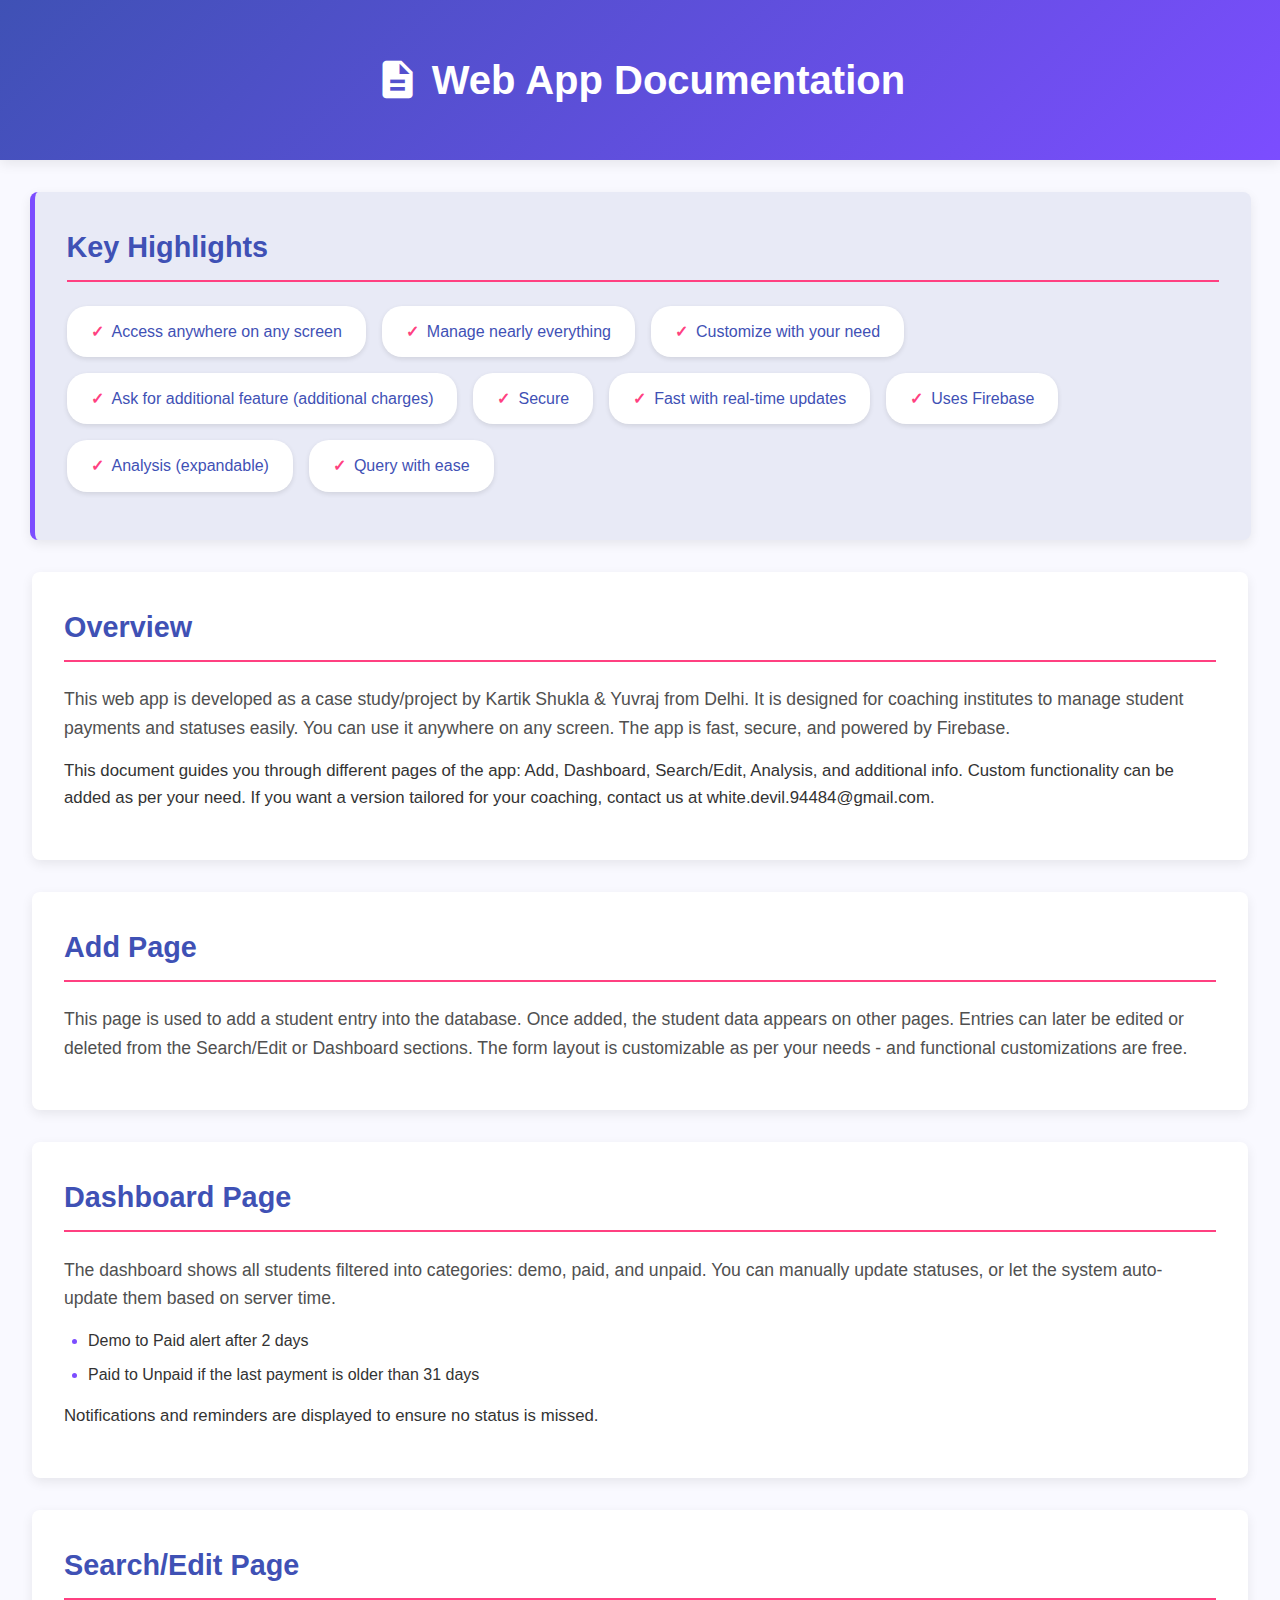
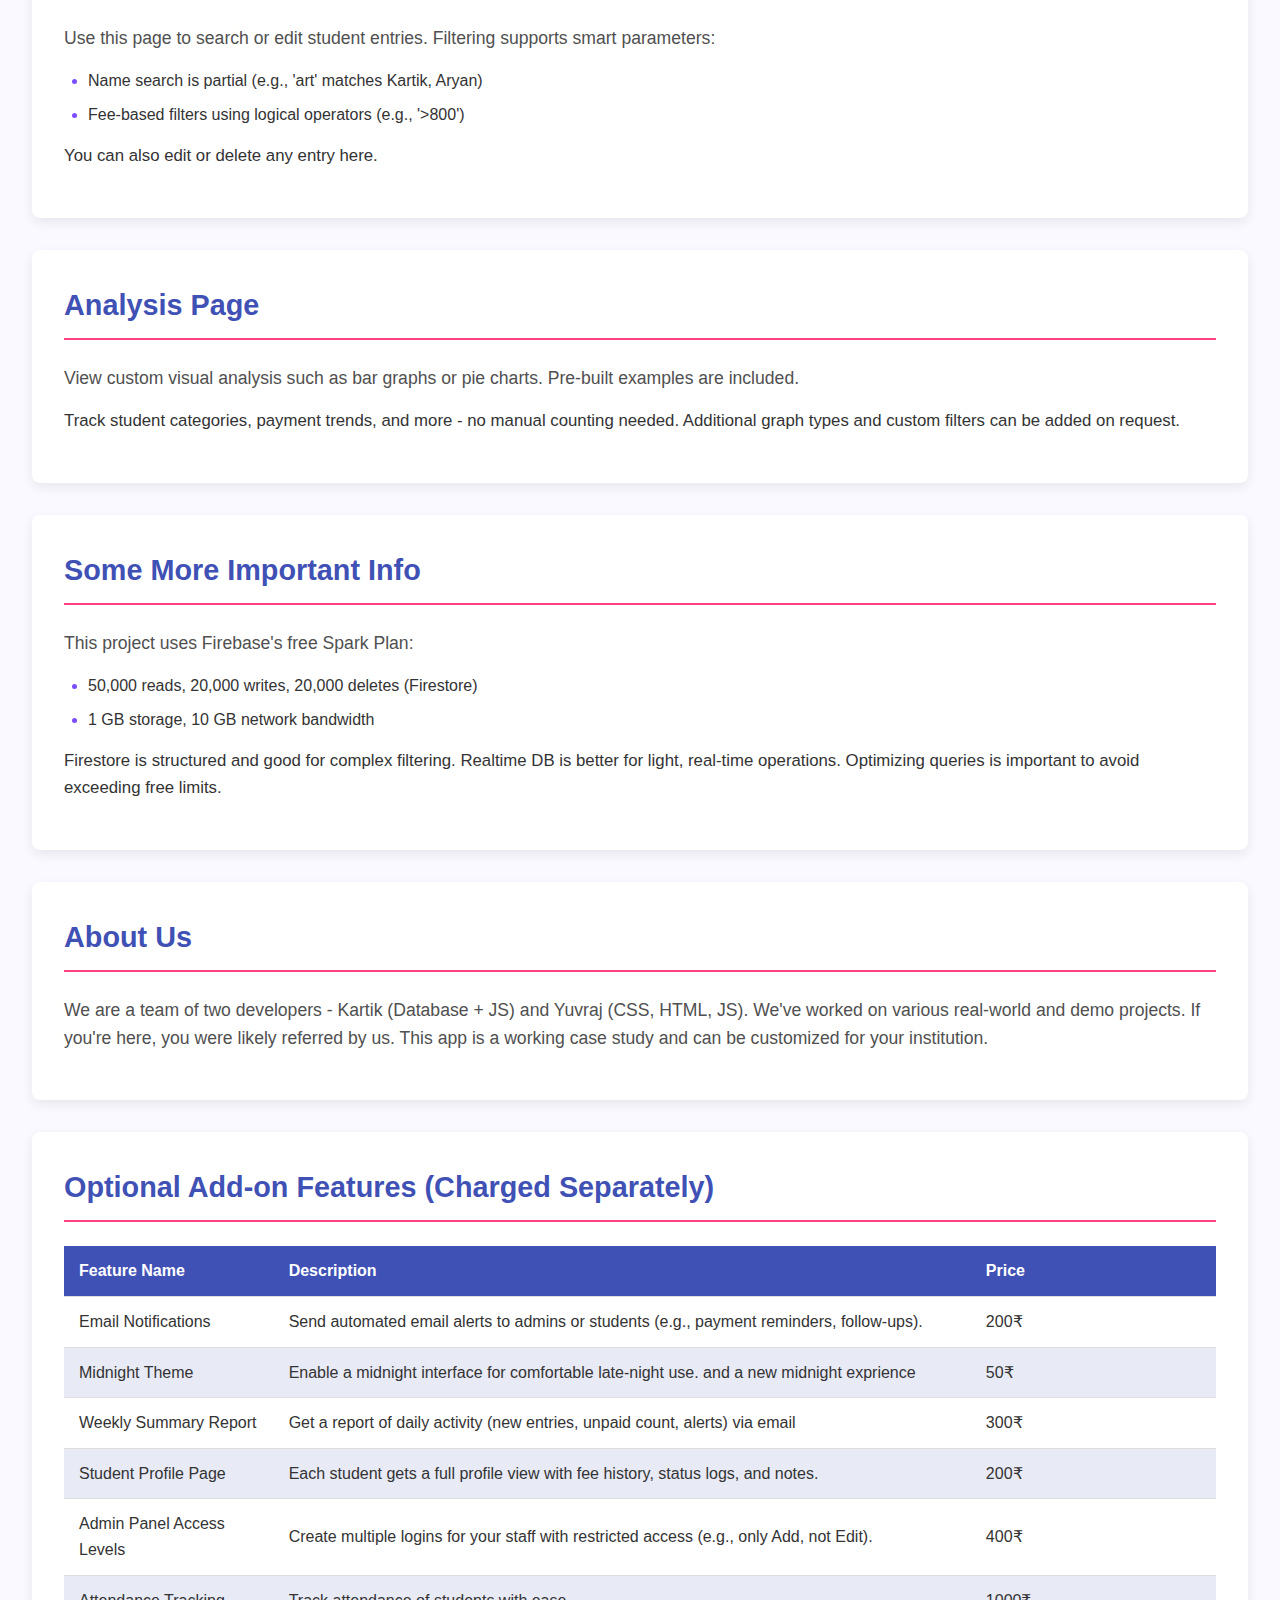
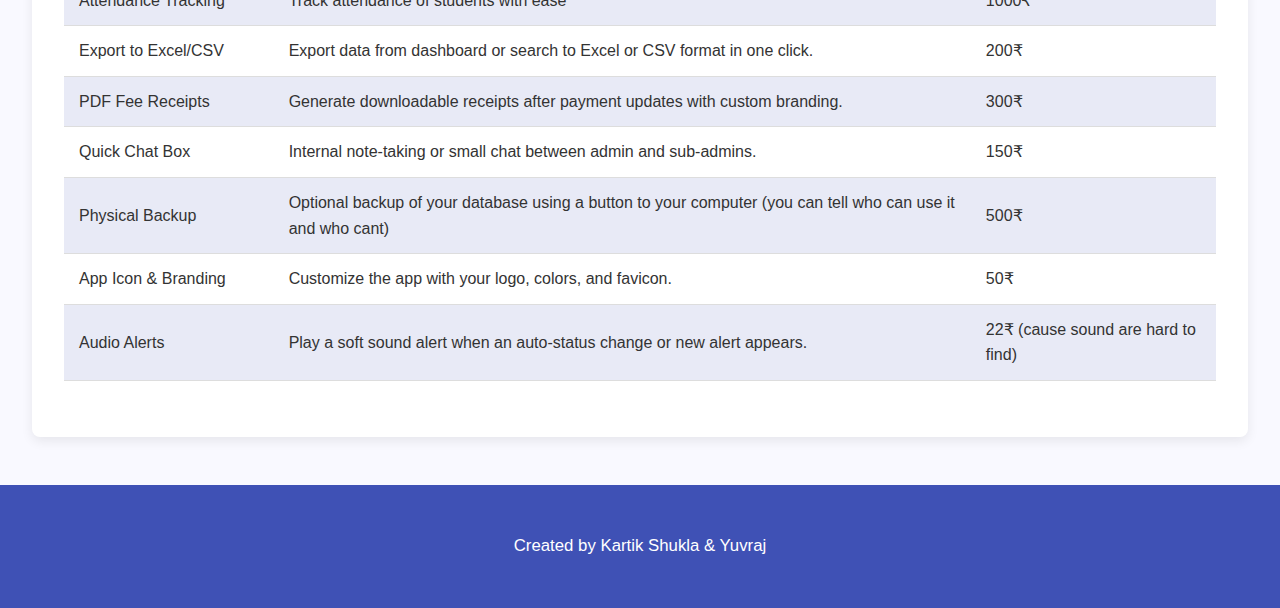
<file: documentantion.html>
<!DOCTYPE html>
<html lang="en">
<head>
    <meta charset="UTF-8">
    <meta name="viewport" content="width=device-width, initial-scale=1.0">
    <title>Web App Documentation</title>
    
    <link href="https://fonts.googleapis.com/icon?family=Material+Icons" rel="stylesheet">
    <link href="docimentantion.css" rel="stylesheet">

</head>
<body>
    <header>
        <h1>
            <span class="material-icons">description</span>
            Web App Documentation
        </h1>
    </header>
    
    <div class="highlights">
        <h2>Key Highlights</h2>
        <ul>
            <li>Access anywhere on any screen</li>
            <li>Manage nearly everything</li>
            <li>Customize with your need</li>
            <li>Ask for additional feature (additional charges)</li>
            <li>Secure</li>
            <li>Fast with real-time updates</li>
            <li>Uses Firebase</li>
            <li>Analysis (expandable)</li>
            <li>Query with ease</li>
        </ul>
    </div>
    
    <div class="section">
        <h2>Overview</h2>
        <p>This web app is developed as a case study/project by Kartik Shukla & Yuvraj from Delhi. It is designed for coaching institutes to manage student payments and statuses easily. You can use it anywhere on any screen. The app is fast, secure, and powered by Firebase.</p>
        <p>This document guides you through different pages of the app: Add, Dashboard, Search/Edit, Analysis, and additional info. Custom functionality can be added as per your need. If you want a version tailored for your coaching, contact us at white.devil.94484@gmail.com.</p>
    </div>
    
    <div class="section">
        <h2>Add Page</h2>
        <p>This page is used to add a student entry into the database. Once added, the student data appears on other pages. Entries can later be edited or deleted from the Search/Edit or Dashboard sections. The form layout is customizable as per your needs - and functional customizations are free.</p>
    </div>
    
    <div class="section">
        <h2>Dashboard Page</h2>
        <p>The dashboard shows all students filtered into categories: demo, paid, and unpaid. You can manually update statuses, or let the system auto-update them based on server time.</p>
        <ul>
            <li>Demo to Paid alert after 2 days</li>
            <li>Paid to Unpaid if the last payment is older than 31 days</li>
        </ul>
        <p>Notifications and reminders are displayed to ensure no status is missed.</p>
    </div>
    
    <div class="section">
        <h2>Search/Edit Page</h2>
        <p>Use this page to search or edit student entries. Filtering supports smart parameters:</p>
        <ul>
            <li>Name search is partial (e.g., 'art' matches Kartik, Aryan)</li>
            <li>Fee-based filters using logical operators (e.g., '>800')</li>
        </ul>
        <p>You can also edit or delete any entry here.</p>
    </div>
    
    <div class="section">
        <h2>Analysis Page</h2>
        <p>View custom visual analysis such as bar graphs or pie charts. Pre-built examples are included.</p>
        <p>Track student categories, payment trends, and more - no manual counting needed. Additional graph types and custom filters can be added on request.</p>
    </div>
    
    <div class="section">
        <h2>Some More Important Info</h2>
        <p>This project uses Firebase's free Spark Plan:</p>
        <ul>
            <li>50,000 reads, 20,000 writes, 20,000 deletes (Firestore)</li>
            <li>1 GB storage, 10 GB network bandwidth</li>
        </ul>
        <p>Firestore is structured and good for complex filtering. Realtime DB is better for light, real-time operations. Optimizing queries is important to avoid exceeding free limits.</p>
    </div>
    
    <div class="section">
        <h2>About Us</h2>
        <p>We are a team of two developers - Kartik (Database + JS) and Yuvraj (CSS, HTML, JS). We've worked on various real-world and demo projects. If you're here, you were likely referred by us. This app is a working case study and can be customized for your institution.</p>
    </div>
    
    <div class="section">
        <h2>Optional Add-on Features (Charged Separately)</h2>
        <table class="feature-table">
            <thead>
                <tr>
                    <th>Feature Name</th>
                    <th>Description</th>
                    <th>Price</th>
                </tr>
            </thead>
            <tbody>
                <tr>
                    <td>Email Notifications</td>
                    <td>Send automated email alerts to admins or students (e.g., payment reminders, follow-ups).</td>
                    <td>200₹</td>
                </tr>
                <tr>
                    <td>Midnight Theme</td>
                    <td>Enable a midnight interface for comfortable late-night use. and a new midnight exprience</td>
                    <td>50₹</td>
                </tr>
                <tr>
                    <td>Weekly Summary Report</td>
                    <td>Get a report of daily activity (new entries, unpaid count, alerts) via email</td>
                    <td>300₹</td>
                </tr>
                <tr>
                    <td>Student Profile Page</td>
                    <td>Each student gets a full profile view with fee history, status logs, and notes.</td>
                    <td>200₹</td>
                </tr>
                <tr>
                    <td>Admin Panel Access Levels</td>
                    <td>Create multiple logins for your staff with restricted access (e.g., only Add, not Edit).</td>
                    <td>400₹</td>
                </tr>
                <tr>
                    <td>Attendance Tracking</td>
                    <td>Track attendance of students with ease</td>
                    <td>1000₹</td>
                </tr>
                <tr>
                    <td>Export to Excel/CSV</td>
                    <td>Export data from dashboard or search to Excel or CSV format in one click.</td>
                    <td>200₹</td>
                </tr>
                <tr>
                    <td>PDF Fee Receipts</td>
                    <td>Generate downloadable receipts after payment updates with custom branding.</td>
                    <td>300₹</td>
                </tr>
                <tr>
                    <td>Quick Chat Box</td>
                    <td>Internal note-taking or small chat between admin and sub-admins.</td>
                    <td>150₹</td>
                </tr>
                <tr>
                    <td>Physical Backup</td>
                    <td>Optional backup of your database using a button to your computer (you can tell who can use it and who cant)</td>
                    <td>500₹</td>
                </tr>
                <tr>
                    <td>App Icon & Branding</td>
                    <td>Customize the app with your logo, colors, and favicon.</td>
                    <td>50₹</td>
                </tr>
                <tr>
                    <td>Audio Alerts</td>
                    <td>Play a soft sound alert when an auto-status change or new alert appears.</td>
                    <td>22₹ (cause sound are hard to find)</td>
                </tr>
            </tbody>
        </table>
    </div>
    
    <div class="footer">
        <p>Created by Kartik Shukla & Yuvraj</p>
    </div>
</body>
</html>
</file>
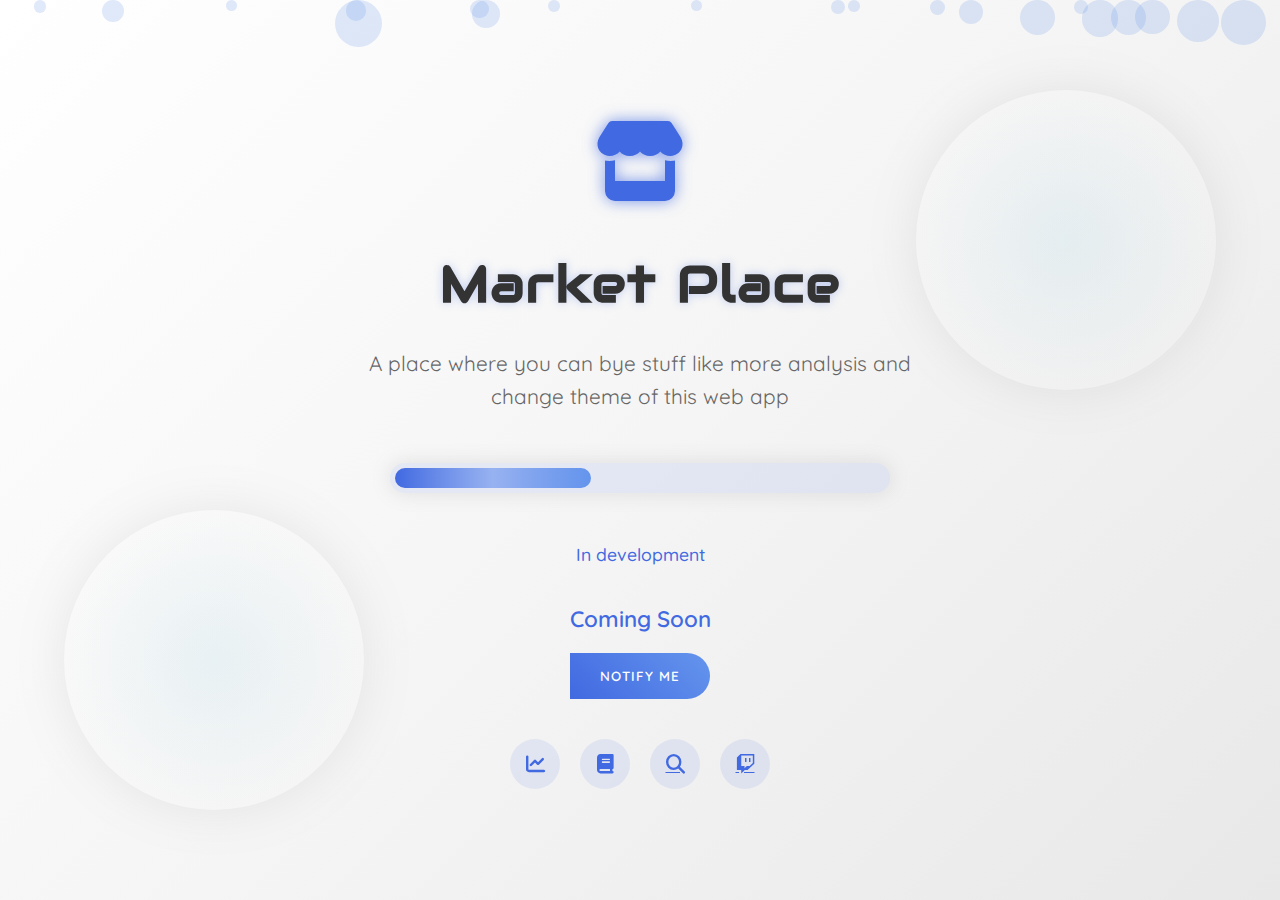
<file: store.html>
<!DOCTYPE html>
<html lang="en">
<head>
    <meta charset="UTF-8">
    <meta name="viewport" content="width=device-width, initial-scale=1.0">
    <title>Time Travel Game | Coming Soon</title>
    <link rel="stylesheet" href="https://cdnjs.cloudflare.com/ajax/libs/font-awesome/6.5.1/css/all.min.css">
    <!-- Google tag (gtag.js) -->
<script async src="https://www.googletagmanager.com/gtag/js?id=G-N9RC2HXRYY"></script>
<script>
  window.dataLayer = window.dataLayer || [];
  function gtag(){dataLayer.push(arguments);}
  gtag('js', new Date());

  gtag('config', 'G-N9RC2HXRYY');
</script>
    <style>
        @import url('https://fonts.googleapis.com/css2?family=Audiowide&display=swap');
        @import url('https://fonts.googleapis.com/css2?family=Quicksand:wght@300;400;500;600;700&display=swap');

        * {
            margin: 0;
            padding: 0;
            box-sizing: border-box;
            font-family: 'Quicksand', sans-serif;
        }

        body {
            background: #ffffff;
            color: #333333;
            overflow-x: hidden;
            background: linear-gradient(135deg, #ffffff 0%, #f5f5f5 50%, #e8e8e8 100%);
        }

        .container {
            width: 100%;
            min-height: 100vh;
            display: flex;
            flex-direction: column;
            align-items: center;
            justify-content: center;
            position: relative;
            padding: 20px;
        }

        /* Time particles animation */
        .time-particles {
            position: absolute;
            top: 0;
            left: 0;
            width: 100%;
            height: 100%;
            overflow: hidden;
            z-index: 0;
        }

        .time-particle {
            position: absolute;
            background: rgba(100, 149, 237, 0.2);
            border-radius: 50%;
            animation: float 15s infinite linear;
        }

        @keyframes float {
            0% {
                transform: translateY(100vh) scale(0);
                opacity: 0;
            }
            10% {
                opacity: 0.8;
            }
            90% {
                opacity: 0.6;
            }
            100% {
                transform: translateY(-20vh) scale(1.5) rotate(360deg);
                opacity: 0;
            }
        }

        .content {
            text-align: center;
            z-index: 1;
            max-width: 800px;
            position: relative;
        }

        .logo {
            margin-bottom: 40px;
            font-size: 5rem;
            color: #4169E1;
            text-shadow: 0 0 15px rgba(65, 105, 225, 0.7);
        }

        .logo i {
            animation: pulse 2s infinite;
        }

        h1 {
            font-family: 'Audiowide', cursive;
            font-size: 3.2rem;
            margin-bottom: 30px;
            letter-spacing: 2px;
            color: #333333;
            text-shadow: 0 0 10px rgba(65, 105, 225, 0.3);
        }

        p {
            font-size: 1.3rem;
            margin-bottom: 50px;
            line-height: 1.6;
            font-weight: 400;
            color: #666666;
            max-width: 600px;
            margin-left: auto;
            margin-right: auto;
        }

        /* Progress Bar */
        .progress-container {
            width: 100%;
            max-width: 500px;
            margin: 40px auto;
            background: rgba(65, 105, 225, 0.1);
            height: 30px;
            border-radius: 30px;
            padding: 5px;
            box-shadow: 0 0 20px rgba(128, 128, 128, 0.2);
            position: relative;
            overflow: hidden;
        }

        .progress-bar {
            width: 40%;
            height: 100%;
            background: linear-gradient(90deg, #4169E1, #6495ED);
            border-radius: 30px;
            transition: width 0.5s ease;
            position: relative;
            overflow: hidden;
        }

        .progress-bar::before {
            content: "";
            position: absolute;
            top: 0;
            left: 0;
            width: 100%;
            height: 100%;
            background: linear-gradient(90deg, 
                           rgba(255, 255, 255, 0) 0%, 
                           rgba(255, 255, 255, 0.4) 50%, 
                           rgba(255, 255, 255, 0) 100%);
            animation: shine 2s infinite linear;
        }

        @keyframes shine {
            0% {
                transform: translateX(-100%);
            }
            100% {
                transform: translateX(100%);
            }
        }

        .progress-label {
            display: inline-block;
            margin-top: 10px;
            font-size: 1.1rem;
            font-weight: 500;
            color: #4169E1;
        }

        .subscribe {
            margin-top: 40px;
        }

        .subscribe h3 {
            margin-bottom: 20px;
            font-size: 1.4rem;
            color: #4169E1;
            font-weight: 600;
        }

        .subscribe form {
            display: flex;
            justify-content: center;
            margin-bottom: 30px;
        }

        .subscribe input {
            padding: 15px 20px;
            width: 300px;
            border: none;
            background: rgba(65, 105, 225, 0.1);
            border-radius: 30px 0 0 30px;
            outline: none;
            font-size: 1rem;
            color: #333333;
            backdrop-filter: blur(5px);
        }

        .subscribe input::placeholder {
            color: rgba(255, 255, 255, 0.6);
        }

        .subscribe button {
            padding: 15px 30px;
            background: linear-gradient(45deg, #4169E1, #6495ED);
            border: none;
            border-radius: 0 30px 30px 0;
            color: white;
            font-weight: 600;
            cursor: pointer;
            transition: all 0.3s ease;
            letter-spacing: 1px;
        }

        .subscribe button:hover {
            background: linear-gradient(45deg, #6495ED, #4169E1);
            box-shadow: 0 0 15px rgba(128, 128, 128, 0.3);
        }

        .social-icons {
            margin-top: 40px;
            display: flex;
            justify-content: center;
            gap: 20px;
        }

        .social-icons a {
            font-size: 1.2rem;
            color: #4169E1;
            background: rgba(65, 105, 225, 0.1);
            width: 50px;
            height: 50px;
            border-radius: 50%;
            display: flex;
            align-items: center;
            justify-content: center;
            transition: all 0.3s ease;
            backdrop-filter: blur(5px);
        }

        .social-icons a:hover {
            background: rgba(65, 105, 225, 0.2);
            transform: translateY(-5px);
            box-shadow: 0 0 15px rgba(128, 128, 128, 0.2);
        }

        .time-portal {
            position: absolute;
            width: 300px;
            height: 300px;
            border-radius: 50%;
            background: radial-gradient(circle, rgba(173, 216, 230, 0.2) 0%, rgba(255, 255, 255, 0) 70%);
            box-shadow: 0 0 50px rgba(128, 128, 128, 0.15);
            z-index: -1;
            animation: portalPulse 8s infinite ease-in-out;
        }

        .portal1 {
            top: 10%;
            right: 5%;
        }

        .portal2 {
            bottom: 10%;
            left: 5%;
        }

        @keyframes portalPulse {
            0%, 100% {
                transform: scale(0.8);
                opacity: 0.3;
            }
            50% {
                transform: scale(1.2);
                opacity: 0.5;
            }
        }

        @keyframes pulse {
            0%, 100% {
                transform: scale(1);
                opacity: 1;
            }
            50% {
                transform: scale(1.1);
                opacity: 0.8;
            }
        }

        @media (max-width: 768px) {
            h1 {
                font-size: 2.5rem;
            }
            
            p {
                font-size: 1.1rem;
            }
            
            .subscribe form {
                flex-direction: column;
                align-items: center;
            }
            
            .subscribe input {
                width: 100%;
                border-radius: 30px;
                margin-bottom: 10px;
            }
            
            .subscribe button {
                width: 100%;
                border-radius: 30px;
            }

            .time-portal {
                width: 200px;
                height: 200px;
            }

            .logo {
                font-size: 3.5rem;
            }
        }
    </style>
</head>
<body>
    <div class="container">
        <!-- Time Particles Animation -->
        <div class="time-particles" id="timeParticles"></div>
        
        <!-- Time Portals -->
        <div class="time-portal portal1"></div>
        <div class="time-portal portal2"></div>
        
        <div class="content">
            <!-- Logo Icon -->
            <div class="logo">
                <i class="fas fa-store"></i>
            </div>
            
            <!-- Title -->
            <h1>Market Place</h1>
            
            <p>A place where you can bye stuff like more analysis and change theme of this web app </p>
            
            <!-- Progress Bar instead of countdown -->
            <div class="progress-container">
                <div class="progress-bar" id="developmentProgress"></div>
            </div>
            <div class="progress-label">In development </div>
            
            <!-- Subscribe Form -->
            <div class="subscribe">
                <h3>Coming Soon</h3>
                <form>
                    
                    <button type="submit">NOTIFY ME</button>
                </form>
            </div>
            
            <!-- Social Media Icons -->
            <div class="social-icons">
                <a href="anaylisis.html"><i class="fas fa-chart-line"></i></a>
                <a href="documentantion.html"><i class="fas fa-book"></i></a>
                <a href="quiryfinal.html"><i class="fas fa-search"></i></a>
                <a href="#"><i class="fab fa-twitch"></i></a>
            </div>
        </div>
    </div>

    <script>
        // Create time particles
        function createTimeParticles() {
            const particles = document.getElementById('timeParticles');
            const particleCount = 20;
            
            for (let i = 0; i < particleCount; i++) {
                const particle = document.createElement('div');
                particle.classList.add('time-particle');
                
                // Random size
                const size = Math.random() * 40 + 10;
                particle.style.width = `${size}px`;
                particle.style.height = `${size}px`;
                
                // Random position
                particle.style.left = `${Math.random() * 100}%`;
                
                // Random animation duration and delay
                const duration = Math.random() * 10 + 10;
                const delay = Math.random() * 5;
                particle.style.animationDuration = `${duration}s`;
                particle.style.animationDelay = `${delay}s`;
                
                particles.appendChild(particle);
            }
        }
        
        // Progress bar animation (simulate progress from 40% to 43%)
        function animateProgress() {
            const progressBar = document.getElementById('developmentProgress');
            let currentProgress = 40;
            
            const interval = setInterval(() => {
                if (currentProgress >= 43) {
                    clearInterval(interval);
                    setTimeout(() => {
                        progressBar.style.width = '40%';
                        setTimeout(animateProgress, 10000); // Restart the animation after 10 seconds
                    }, 5000);
                } else {
                    currentProgress += 0.02;
                    progressBar.style.width = `${currentProgress}%`;
                }
            }, 100);
        }
        
        // Initialize
        window.onload = function() {
            createTimeParticles();
            setTimeout(animateProgress, 3000); // Start progress animation after 3 seconds
        };
    </script>
</body>
</html>
</file>
<file: docimentantion.css>
/* Global Styles */
:root {
    --primary-color: #3f51b5;
    --secondary-color: #ff4081;
    --accent-color: #7c4dff;
    --background: #f9f9ff;
    --text-color: #333;
    --card-bg: #fff;
    --highlight-bg: #e8eaf6;
    --border-radius: 8px;
    --shadow: 0 4px 12px rgba(0, 0, 0, 0.08);
  }
  
  body {
    font-family: 'Roboto', 'Segoe UI', sans-serif;
    line-height: 1.6;
    color: var(--text-color);
    background-color: var(--background);
    margin: 0;
    padding: 0;
  }
  
  /* Header Styles */
  header {
    background: linear-gradient(135deg, var(--primary-color), var(--accent-color));
    color: white;
    text-align: center;
    padding: 3rem 1rem;
    margin-bottom: 2rem;
    box-shadow: var(--shadow);
  }
  
  header h1 {
    margin: 0;
    display: flex;
    align-items: center;
    justify-content: center;
    font-size: 2.5rem;
    font-weight: 700;
  }
  
  header .material-icons {
    margin-right: 12px;
    font-size: 2.8rem;
  }
  
  /* Main Content Layout */
  .section, .highlights {
    background-color: var(--card-bg);
    border-radius: var(--border-radius);
    padding: 2rem;
    margin: 0 auto 2rem;
    max-width: 90%;
    box-shadow: var(--shadow);
  }
  
  h2 {
    color: var(--primary-color);
    border-bottom: 2px solid var(--secondary-color);
    padding-bottom: 10px;
    margin-top: 0;
    font-size: 1.8rem;
  }
  
  /* Highlights Section */
  .highlights {
    background-color: var(--highlight-bg);
    border-left: 5px solid var(--accent-color);
  }
  
  .highlights ul {
    display: flex;
    flex-wrap: wrap;
    gap: 1rem;
    padding-left: 0;
    list-style: none;
  }
  
  .highlights li {
    background-color: white;
    padding: 0.8rem 1.5rem;
    border-radius: 20px;
    display: inline-flex;
    align-items: center;
    box-shadow: 0 2px 5px rgba(0, 0, 0, 0.1);
    font-weight: 500;
    color: var(--primary-color);
  }
  
  .highlights li::before {
    content: "✓";
    margin-right: 8px;
    color: var(--secondary-color);
    font-weight: bold;
  }
  
  /* Lists Styling */
  .section ul {
    padding-left: 1.5rem;
  }
  
  .section li {
    margin-bottom: 8px;
    position: relative;
  }
  
  .section li::marker {
    color: var(--accent-color);
  }
  
  /* Table Styling */
  .feature-table {
    width: 100%;
    border-collapse: collapse;
    margin: 1.5rem 0;
    overflow-x: auto;
    display: block;
  }
  
  .feature-table thead {
    background-color: var(--primary-color);
    color: white;
  }
  
  .feature-table th, .feature-table td {
    padding: 12px 15px;
    text-align: left;
    border-bottom: 1px solid #ddd;
  }
  
  .feature-table tbody tr:nth-child(even) {
    background-color: var(--highlight-bg);
  }
  
  .feature-table tbody tr:hover {
    background-color: rgba(124, 77, 255, 0.1);
  }
  
  /* Footer Styling */
  .footer {
    text-align: center;
    padding: 2rem;
    margin-top: 3rem;
    background-color: var(--primary-color);
    color: white;
  }
  
  /* Responsive Design */
  @media (max-width: 768px) {
    .section, .highlights {
      padding: 1.5rem;
      max-width: 95%;
    }
    
    header {
      padding: 2rem 1rem;
    }
    
    header h1 {
      font-size: 2rem;
    }
    
    .highlights ul {
      flex-direction: column;
    }
    
    .highlights li {
      width: 100%;
      box-sizing: border-box;
    }
  }
  
  /* Additional Blog-like Elements */
  p {
    margin: 1rem 0;
    font-size: 1.05rem;
  }
  
  .section p:first-of-type {
    font-size: 1.1rem;
    color: #505050;
  }
  
  /* Add subtle animations */
  .section, .highlights {
    transition: transform 0.3s ease, box-shadow 0.3s ease;
  }
  
  .section:hover, .highlights:hover {
    transform: translateY(-5px);
    box-shadow: 0 8px 15px rgba(0, 0, 0, 0.1);
  }
  
  /* Special styling for the add-on features section */
  .section:last-of-type h2 {
    color: var(--secondary-color);
  }
  
  /* Contact email styling */
  a {
    color: var(--accent-color);
    text-decoration: none;
    font-weight: 500;
    transition: color 0.2s;
  }
  
  a:hover {
    color: var(--secondary-color);
    text-decoration: underline;
  }
</file>
